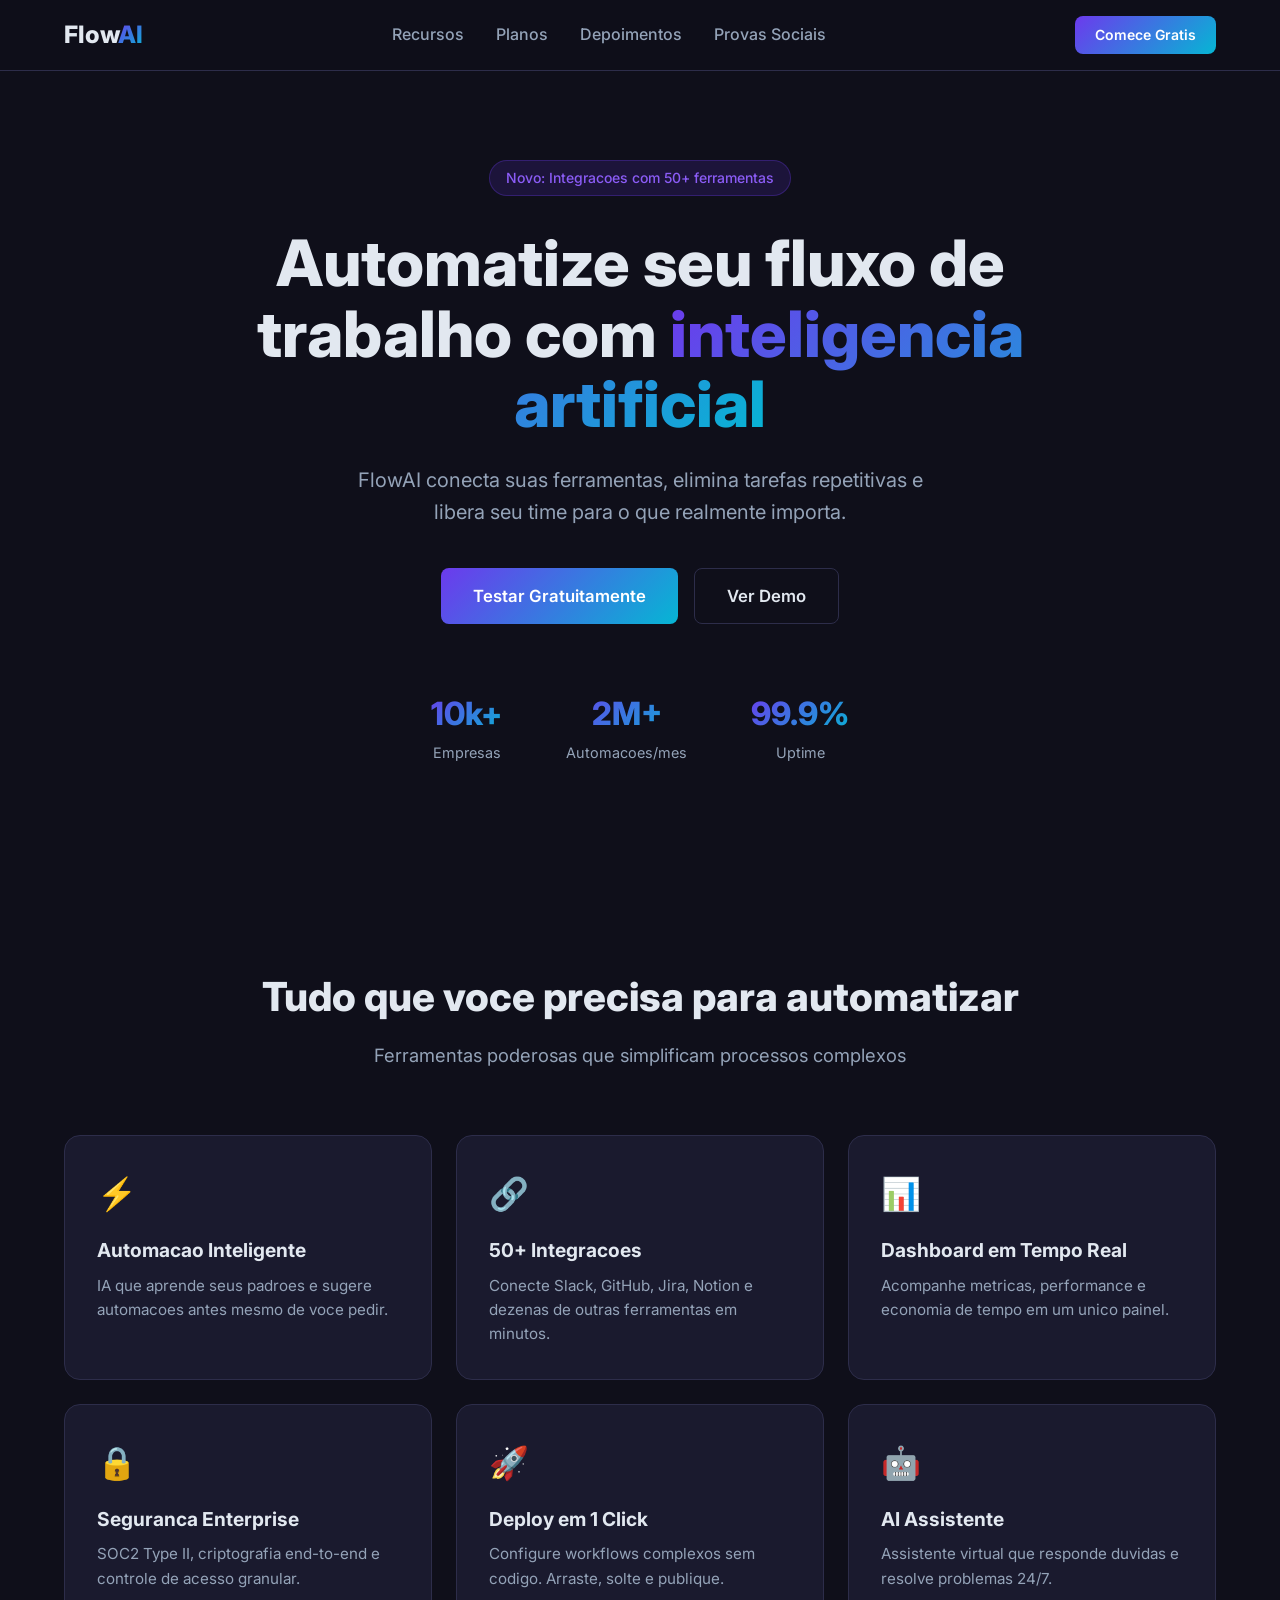
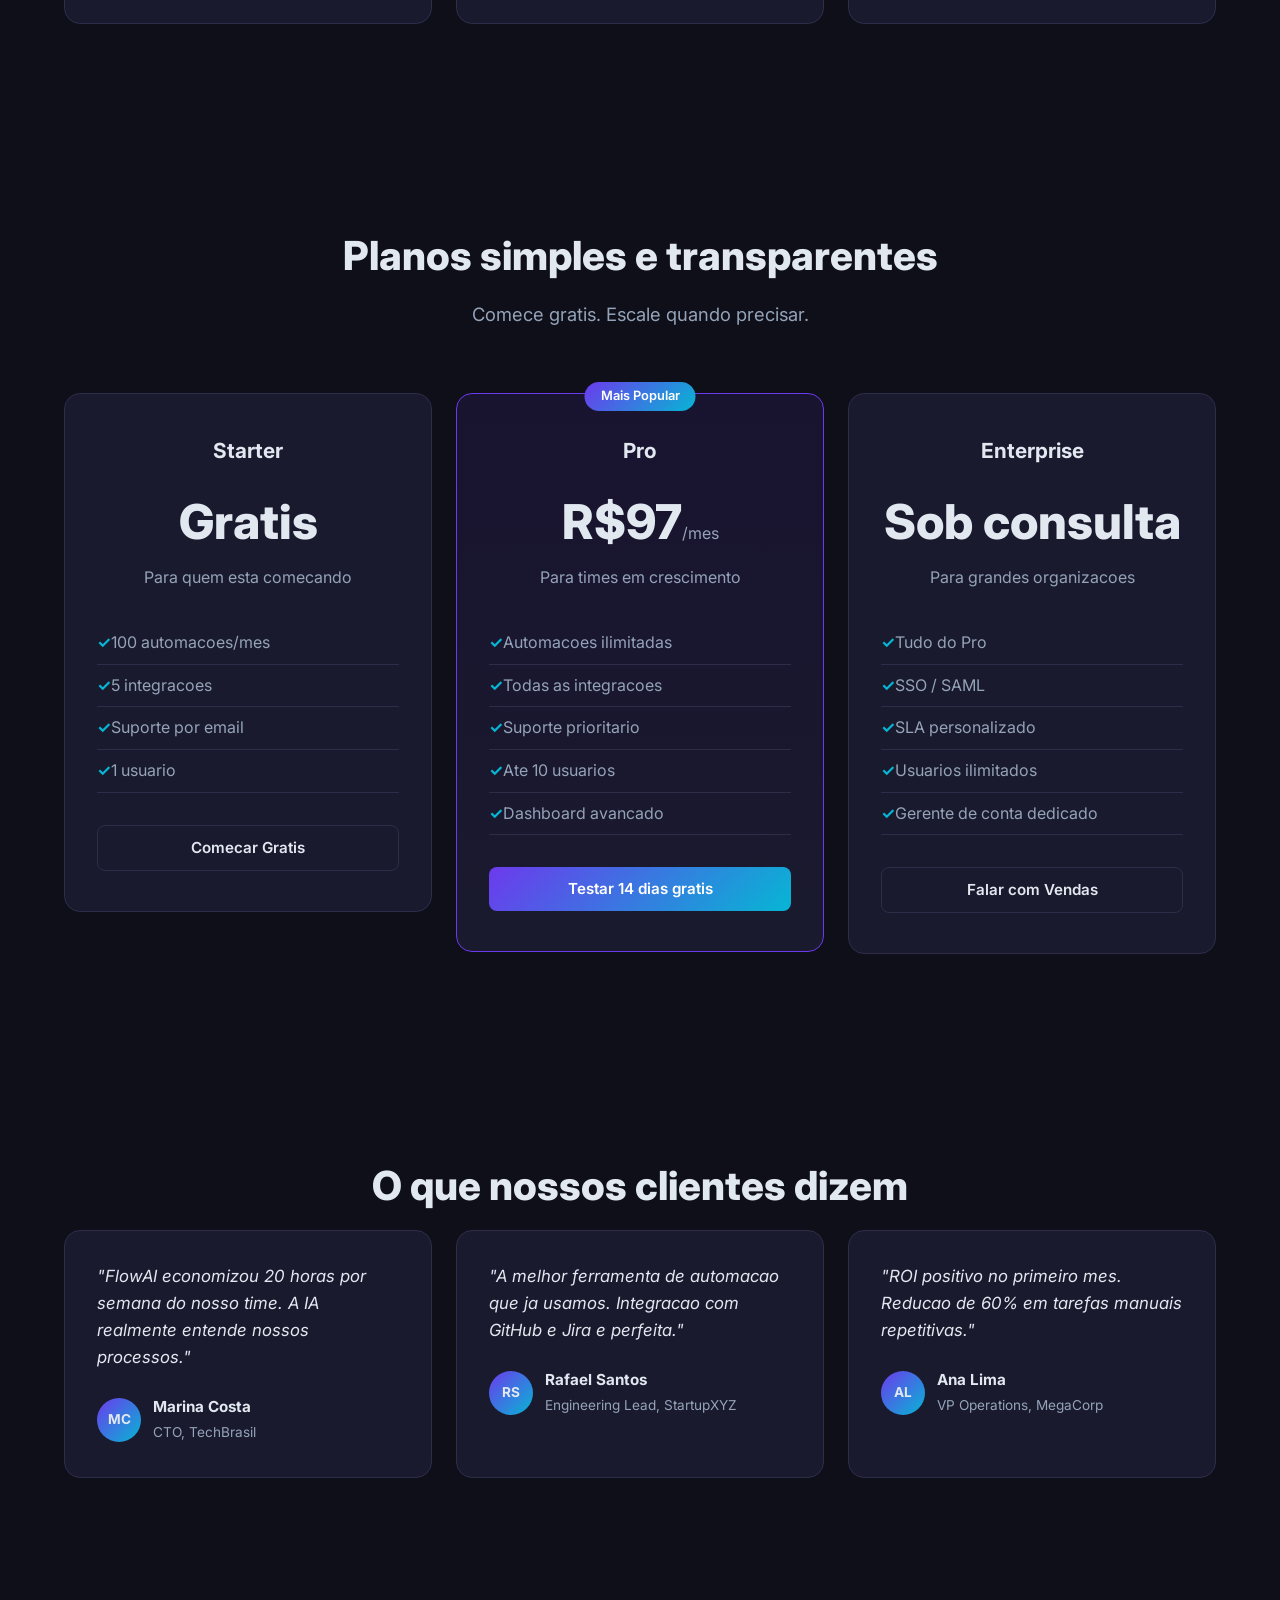
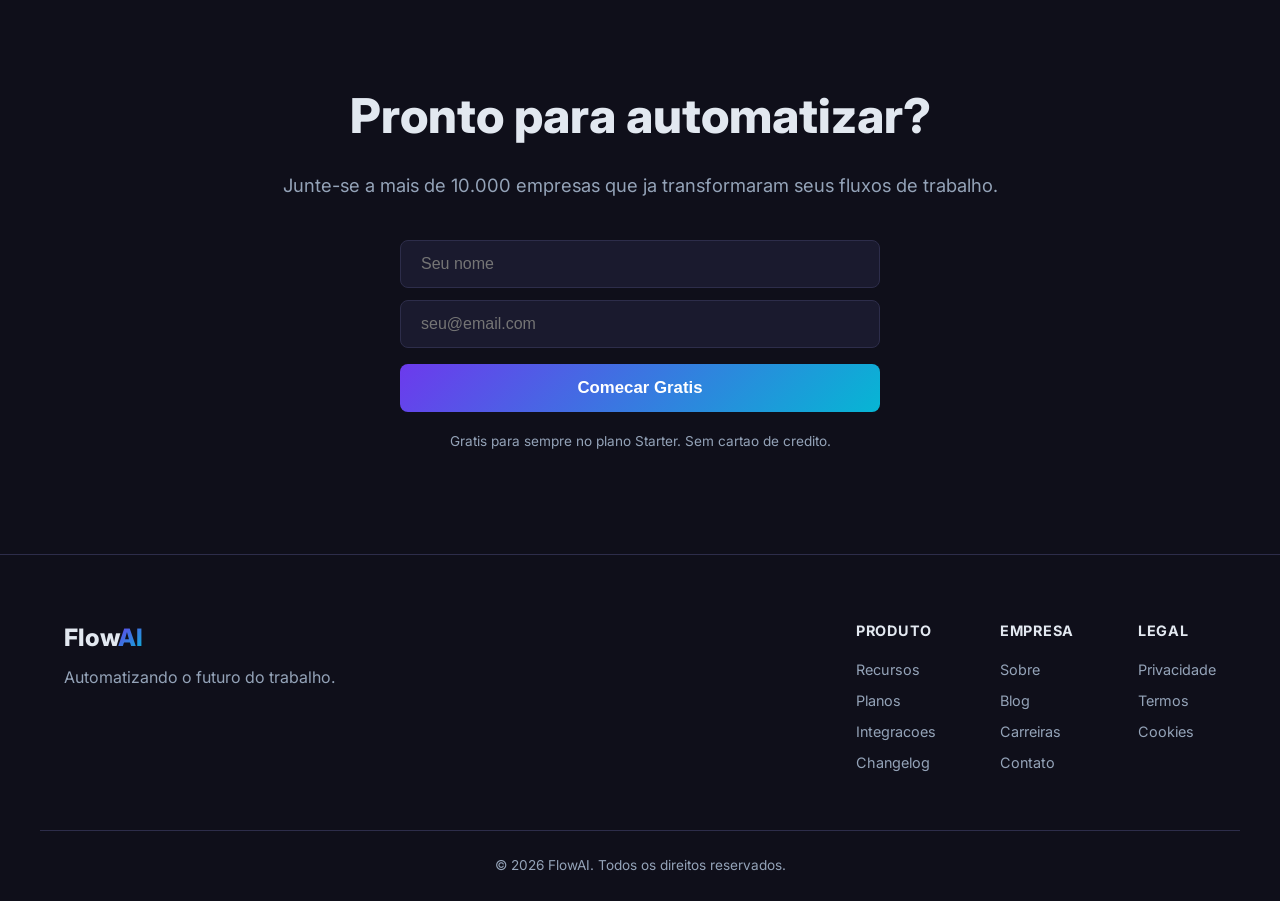
<file: index.html>
<!DOCTYPE html>
<html lang="pt-BR">
<head>
    <meta charset="UTF-8">
    <meta name="viewport" content="width=device-width, initial-scale=1.0">
    <title>FlowAI - Automatize seu Fluxo de Trabalho</title>
    <link rel="stylesheet" href="style.css">
    <link rel="preconnect" href="https://fonts.googleapis.com">
    <link href="https://fonts.googleapis.com/css2?family=Inter:wght@400;500;600;700;800&display=swap" rel="stylesheet">
</head>
<body>
    <nav class="navbar">
        <div class="container nav-container">
            <a href="#" class="logo">Flow<span>AI</span></a>
            <ul class="nav-links">
                <li><a href="#features">Recursos</a></li>
                <li><a href="#pricing">Planos</a></li>
                <li><a href="#testimonials">Depoimentos</a></li>
                <li><a href="provas-sociais.html">Provas Sociais</a></li>
            </ul>
            <a href="#cta" class="btn btn-nav">Comece Gratis</a>
        </div>
    </nav>

    <section class="hero">
        <div class="container">
            <div class="hero-badge">Novo: Integracoes com 50+ ferramentas</div>
            <h1>Automatize seu fluxo de trabalho com <span class="gradient-text">inteligencia artificial</span></h1>
            <p class="hero-subtitle">FlowAI conecta suas ferramentas, elimina tarefas repetitivas e libera seu time para o que realmente importa.</p>
            <div class="hero-cta">
                <a href="#cta" class="btn btn-primary btn-lg">Testar Gratuitamente</a>
                <a href="#demo" class="btn btn-outline btn-lg">Ver Demo</a>
            </div>
            <div class="hero-stats">
                <div class="stat">
                    <strong>10k+</strong>
                    <span>Empresas</span>
                </div>
                <div class="stat">
                    <strong>2M+</strong>
                    <span>Automacoes/mes</span>
                </div>
                <div class="stat">
                    <strong>99.9%</strong>
                    <span>Uptime</span>
                </div>
            </div>
        </div>
    </section>

    <section id="features" class="features">
        <div class="container">
            <h2 class="section-title">Tudo que voce precisa para automatizar</h2>
            <p class="section-subtitle">Ferramentas poderosas que simplificam processos complexos</p>
            <div class="features-grid">
                <div class="feature-card">
                    <div class="feature-icon">&#9889;</div>
                    <h3>Automacao Inteligente</h3>
                    <p>IA que aprende seus padroes e sugere automacoes antes mesmo de voce pedir.</p>
                </div>
                <div class="feature-card">
                    <div class="feature-icon">&#128279;</div>
                    <h3>50+ Integracoes</h3>
                    <p>Conecte Slack, GitHub, Jira, Notion e dezenas de outras ferramentas em minutos.</p>
                </div>
                <div class="feature-card">
                    <div class="feature-icon">&#128202;</div>
                    <h3>Dashboard em Tempo Real</h3>
                    <p>Acompanhe metricas, performance e economia de tempo em um unico painel.</p>
                </div>
                <div class="feature-card">
                    <div class="feature-icon">&#128274;</div>
                    <h3>Seguranca Enterprise</h3>
                    <p>SOC2 Type II, criptografia end-to-end e controle de acesso granular.</p>
                </div>
                <div class="feature-card">
                    <div class="feature-icon">&#128640;</div>
                    <h3>Deploy em 1 Click</h3>
                    <p>Configure workflows complexos sem codigo. Arraste, solte e publique.</p>
                </div>
                <div class="feature-card">
                    <div class="feature-icon">&#129302;</div>
                    <h3>AI Assistente</h3>
                    <p>Assistente virtual que responde duvidas e resolve problemas 24/7.</p>
                </div>
            </div>
        </div>
    </section>

    <section id="pricing" class="pricing">
        <div class="container">
            <h2 class="section-title">Planos simples e transparentes</h2>
            <p class="section-subtitle">Comece gratis. Escale quando precisar.</p>
            <div class="pricing-grid">
                <div class="pricing-card">
                    <h3>Starter</h3>
                    <div class="price">Gratis</div>
                    <p class="price-desc">Para quem esta comecando</p>
                    <ul class="pricing-features">
                        <li>100 automacoes/mes</li>
                        <li>5 integracoes</li>
                        <li>Suporte por email</li>
                        <li>1 usuario</li>
                    </ul>
                    <a href="#" class="btn btn-outline btn-block">Comecar Gratis</a>
                </div>
                <div class="pricing-card popular">
                    <div class="popular-badge">Mais Popular</div>
                    <h3>Pro</h3>
                    <div class="price">R$97<span>/mes</span></div>
                    <p class="price-desc">Para times em crescimento</p>
                    <ul class="pricing-features">
                        <li>Automacoes ilimitadas</li>
                        <li>Todas as integracoes</li>
                        <li>Suporte prioritario</li>
                        <li>Ate 10 usuarios</li>
                        <li>Dashboard avancado</li>
                    </ul>
                    <a href="#" class="btn btn-primary btn-block">Testar 14 dias gratis</a>
                </div>
                <div class="pricing-card">
                    <h3>Enterprise</h3>
                    <div class="price">Sob consulta</div>
                    <p class="price-desc">Para grandes organizacoes</p>
                    <ul class="pricing-features">
                        <li>Tudo do Pro</li>
                        <li>SSO / SAML</li>
                        <li>SLA personalizado</li>
                        <li>Usuarios ilimitados</li>
                        <li>Gerente de conta dedicado</li>
                    </ul>
                    <a href="#" class="btn btn-outline btn-block">Falar com Vendas</a>
                </div>
            </div>
        </div>
    </section>

    <section id="testimonials" class="testimonials">
        <div class="container">
            <h2 class="section-title">O que nossos clientes dizem</h2>
            <div class="testimonials-grid">
                <div class="testimonial-card">
                    <p>"FlowAI economizou 20 horas por semana do nosso time. A IA realmente entende nossos processos."</p>
                    <div class="testimonial-author">
                        <div class="author-avatar">MC</div>
                        <div>
                            <strong>Marina Costa</strong>
                            <span>CTO, TechBrasil</span>
                        </div>
                    </div>
                </div>
                <div class="testimonial-card">
                    <p>"A melhor ferramenta de automacao que ja usamos. Integracao com GitHub e Jira e perfeita."</p>
                    <div class="testimonial-author">
                        <div class="author-avatar">RS</div>
                        <div>
                            <strong>Rafael Santos</strong>
                            <span>Engineering Lead, StartupXYZ</span>
                        </div>
                    </div>
                </div>
                <div class="testimonial-card">
                    <p>"ROI positivo no primeiro mes. Reducao de 60% em tarefas manuais repetitivas."</p>
                    <div class="testimonial-author">
                        <div class="author-avatar">AL</div>
                        <div>
                            <strong>Ana Lima</strong>
                            <span>VP Operations, MegaCorp</span>
                        </div>
                    </div>
                </div>
            </div>
        </div>
    </section>

    <section id="cta" class="cta">
        <div class="container">
            <h2>Pronto para automatizar?</h2>
            <p>Junte-se a mais de 10.000 empresas que ja transformaram seus fluxos de trabalho.</p>
            <form class="cta-form" id="leadForm">
                <div class="form-fields">
                    <input type="text" name="nome" placeholder="Seu nome" required>
                    <input type="email" name="email" placeholder="seu@email.com" required>
                </div>
                <button type="submit" class="btn btn-primary btn-lg btn-block">Comecar Gratis</button>
            </form>
            <div id="formSuccess" class="form-success" style="display:none;">
                <p>Cadastro realizado com sucesso! Em breve entraremos em contato.</p>
            </div>
            <small>Gratis para sempre no plano Starter. Sem cartao de credito.</small>
        </div>
    </section>

    <footer class="footer">
        <div class="container footer-container">
            <div class="footer-brand">
                <a href="#" class="logo">Flow<span>AI</span></a>
                <p>Automatizando o futuro do trabalho.</p>
            </div>
            <div class="footer-links">
                <div>
                    <h4>Produto</h4>
                    <a href="#">Recursos</a>
                    <a href="#">Planos</a>
                    <a href="#">Integracoes</a>
                    <a href="#">Changelog</a>
                </div>
                <div>
                    <h4>Empresa</h4>
                    <a href="#">Sobre</a>
                    <a href="#">Blog</a>
                    <a href="#">Carreiras</a>
                    <a href="#">Contato</a>
                </div>
                <div>
                    <h4>Legal</h4>
                    <a href="#">Privacidade</a>
                    <a href="#">Termos</a>
                    <a href="#">Cookies</a>
                </div>
            </div>
        </div>
        <div class="container footer-bottom">
            <p>&copy; 2026 FlowAI. Todos os direitos reservados.</p>
        </div>
    </footer>
    <script>
        document.getElementById('leadForm').addEventListener('submit', function(e) {
            e.preventDefault();
            var nome = this.nome.value.trim();
            var email = this.email.value.trim();
            if (nome && email) {
                console.log('Lead capturado:', { nome: nome, email: email });
                this.style.display = 'none';
                document.getElementById('formSuccess').style.display = 'block';
            }
        });
    </script>
</body>
</html>
</file>
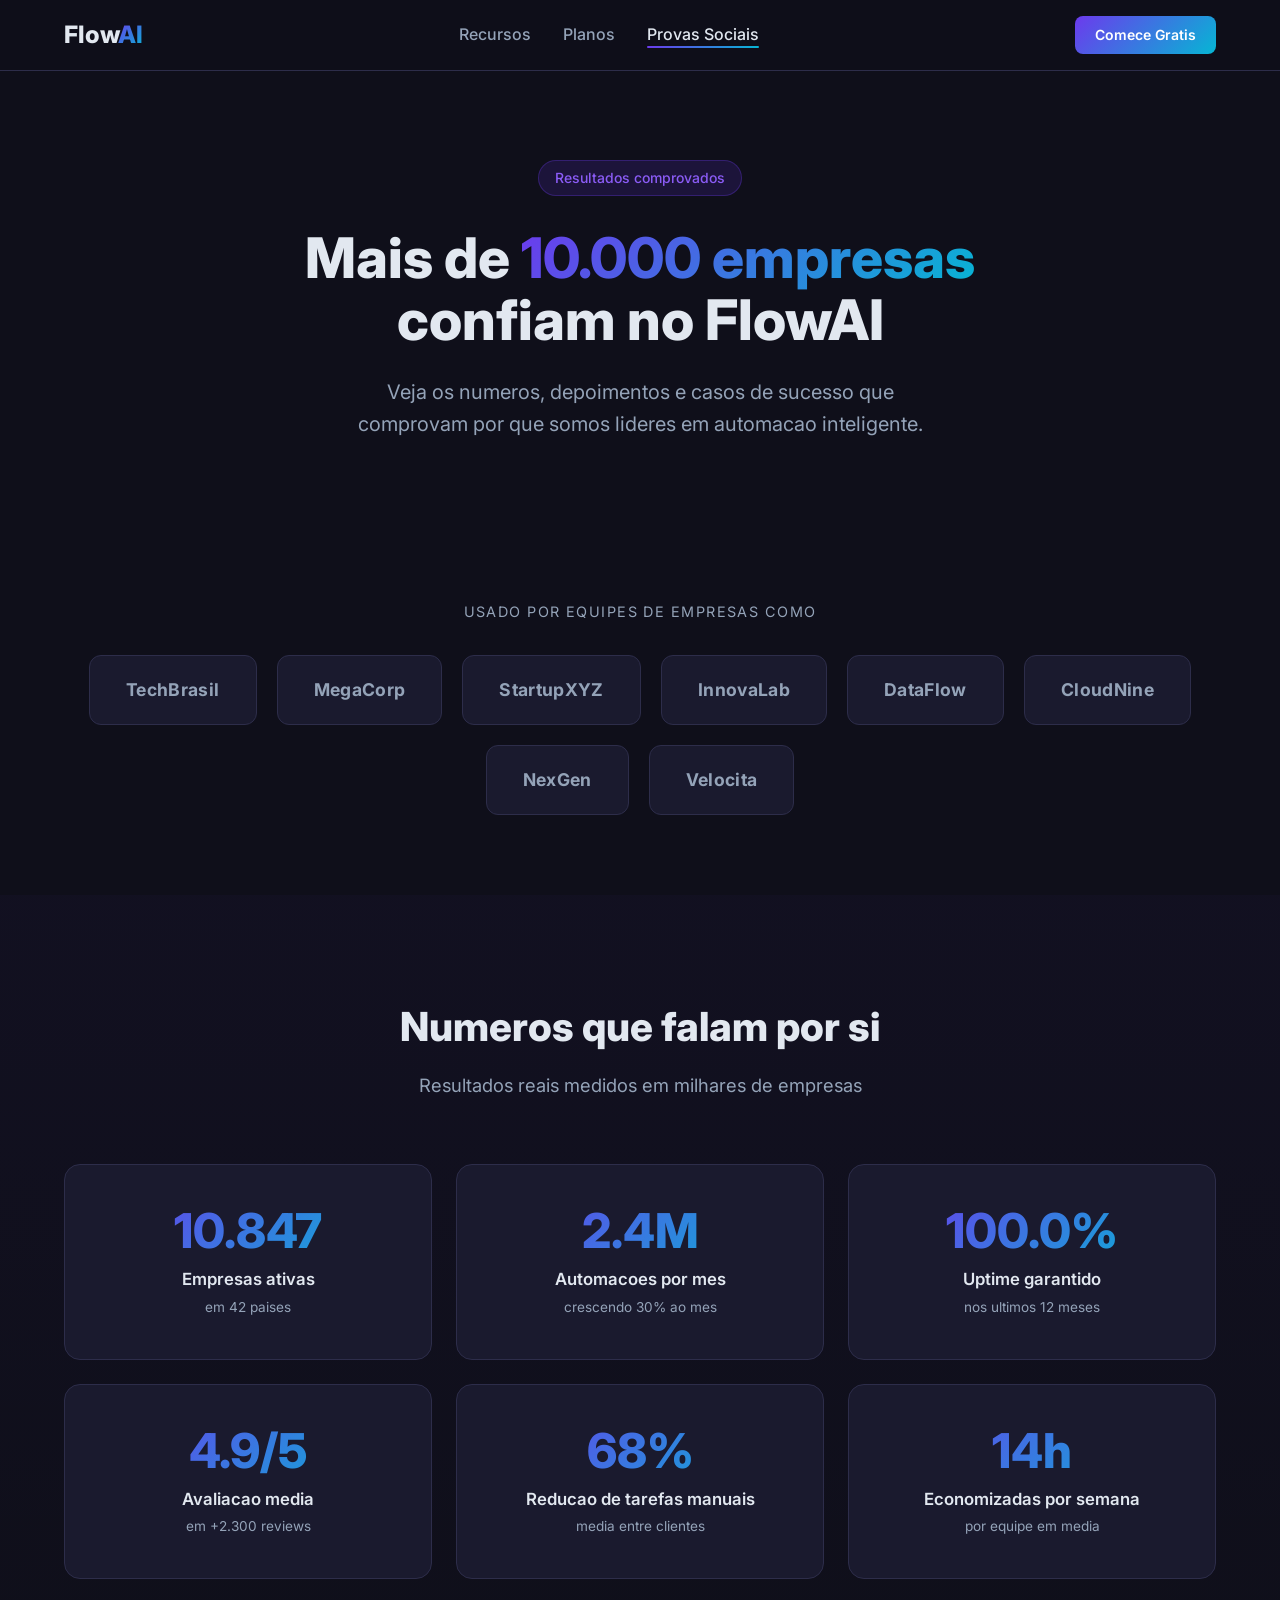
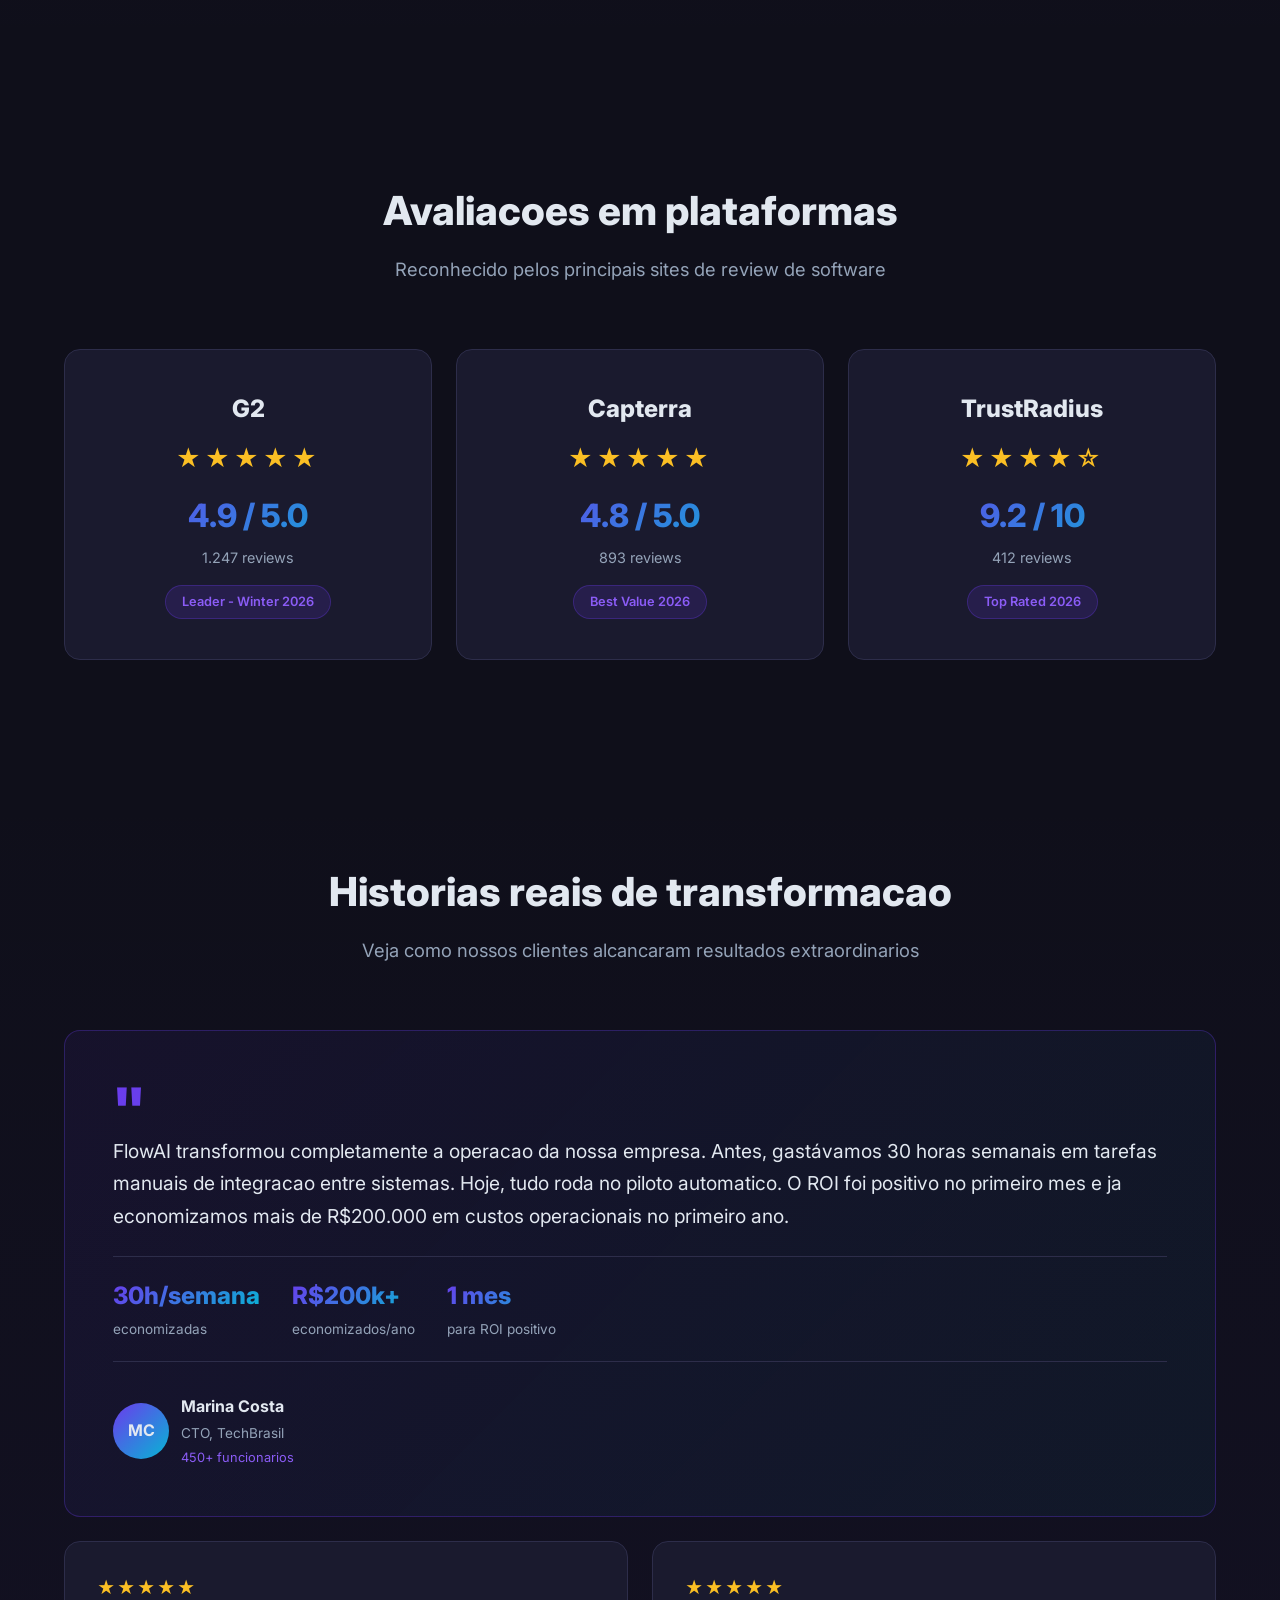
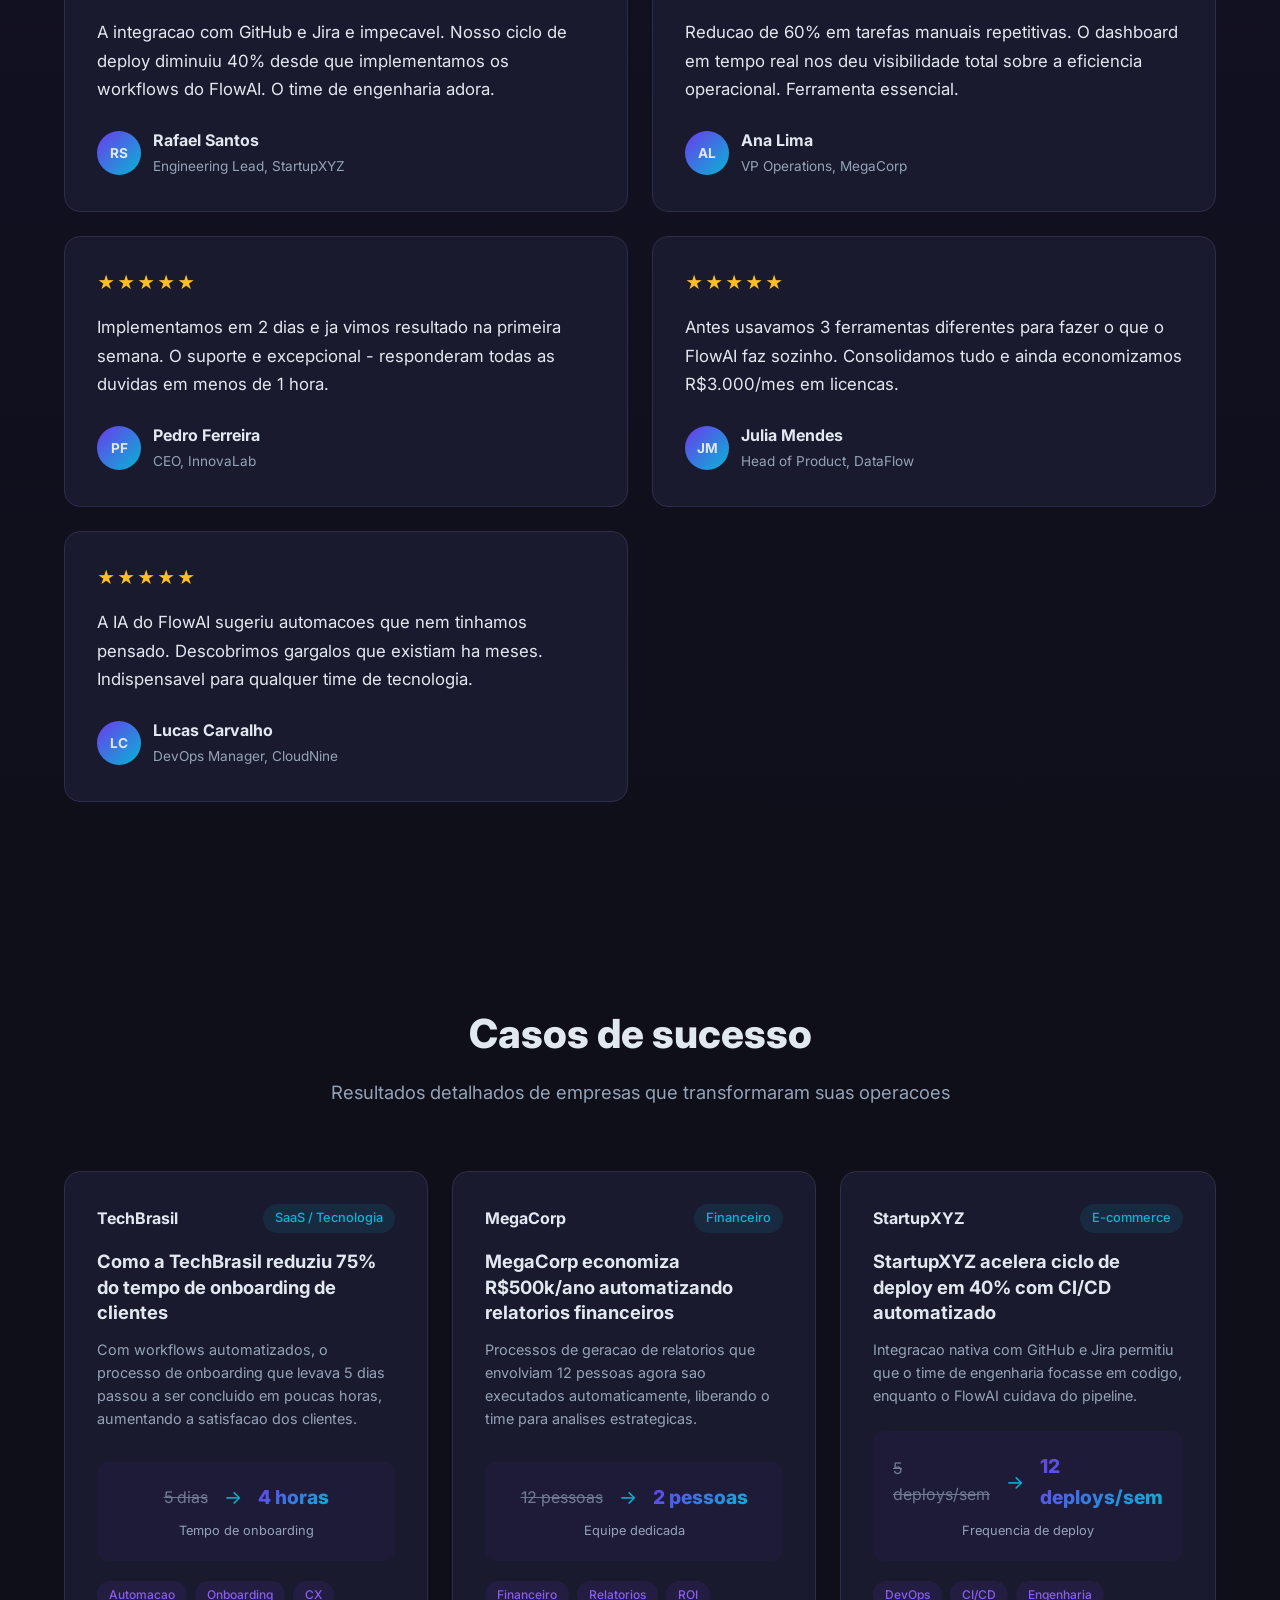
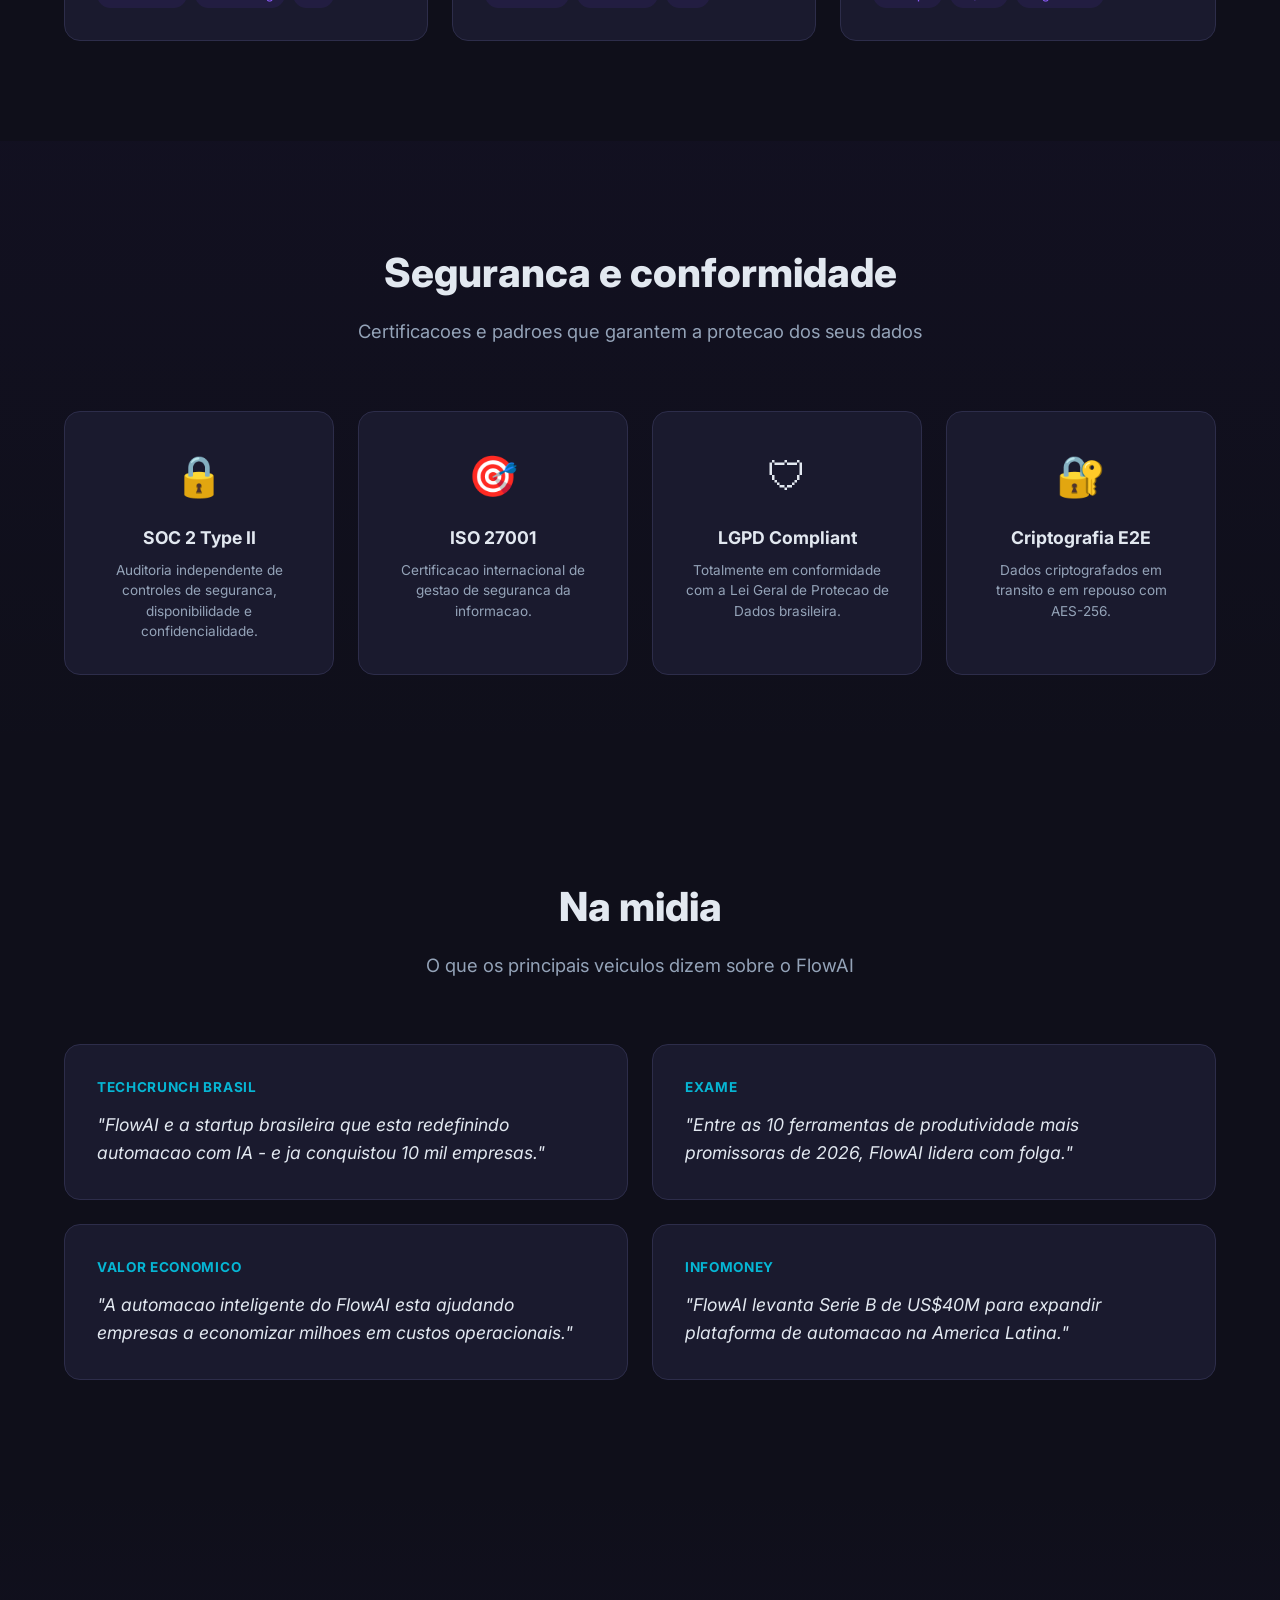
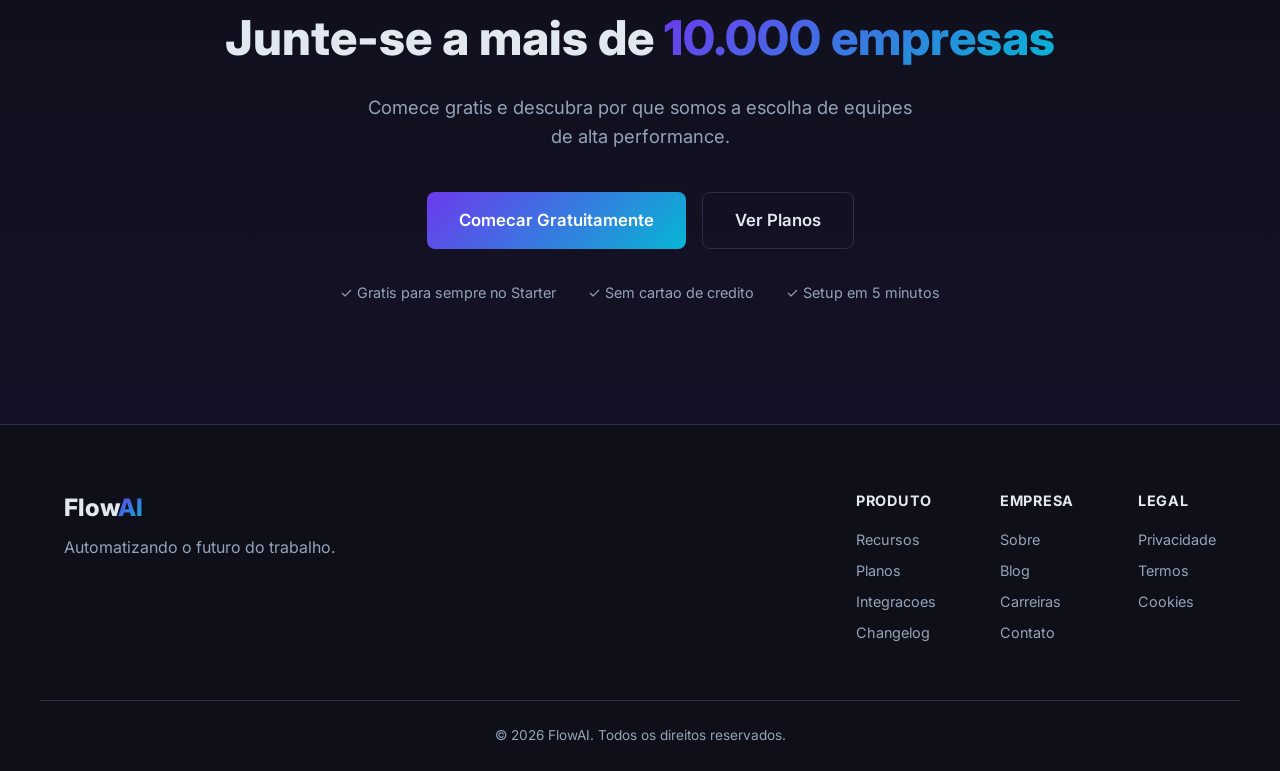
<file: provas-sociais.html>
<!DOCTYPE html>
<html lang="pt-BR">
<head>
    <meta charset="UTF-8">
    <meta name="viewport" content="width=device-width, initial-scale=1.0">
    <title>FlowAI - Provas Sociais | Resultados Reais de Clientes Reais</title>
    <link rel="stylesheet" href="style.css">
    <link rel="stylesheet" href="provas-sociais.css">
    <link rel="preconnect" href="https://fonts.googleapis.com">
    <link href="https://fonts.googleapis.com/css2?family=Inter:wght@400;500;600;700;800&display=swap" rel="stylesheet">
</head>
<body>
    <nav class="navbar">
        <div class="container nav-container">
            <a href="index.html" class="logo">Flow<span>AI</span></a>
            <ul class="nav-links">
                <li><a href="index.html#features">Recursos</a></li>
                <li><a href="index.html#pricing">Planos</a></li>
                <li><a href="#" class="active">Provas Sociais</a></li>
            </ul>
            <a href="index.html#cta" class="btn btn-nav">Comece Gratis</a>
        </div>
    </nav>

    <!-- Hero Section -->
    <section class="sp-hero">
        <div class="container">
            <div class="hero-badge">Resultados comprovados</div>
            <h1>Mais de <span class="gradient-text">10.000 empresas</span> confiam no FlowAI</h1>
            <p class="hero-subtitle">Veja os numeros, depoimentos e casos de sucesso que comprovam por que somos lideres em automacao inteligente.</p>
        </div>
    </section>

    <!-- Logos de Empresas -->
    <section class="sp-logos">
        <div class="container">
            <p class="sp-logos-label">Usado por equipes de empresas como</p>
            <div class="sp-logos-grid">
                <div class="sp-logo-item">TechBrasil</div>
                <div class="sp-logo-item">MegaCorp</div>
                <div class="sp-logo-item">StartupXYZ</div>
                <div class="sp-logo-item">InnovaLab</div>
                <div class="sp-logo-item">DataFlow</div>
                <div class="sp-logo-item">CloudNine</div>
                <div class="sp-logo-item">NexGen</div>
                <div class="sp-logo-item">Velocita</div>
            </div>
        </div>
    </section>

    <!-- Numeros / Metricas -->
    <section class="sp-metrics">
        <div class="container">
            <h2 class="section-title">Numeros que falam por si</h2>
            <p class="section-subtitle">Resultados reais medidos em milhares de empresas</p>
            <div class="sp-metrics-grid">
                <div class="sp-metric-card">
                    <div class="sp-metric-number">10.847</div>
                    <div class="sp-metric-label">Empresas ativas</div>
                    <div class="sp-metric-detail">em 42 paises</div>
                </div>
                <div class="sp-metric-card">
                    <div class="sp-metric-number">2.4M</div>
                    <div class="sp-metric-label">Automacoes por mes</div>
                    <div class="sp-metric-detail">crescendo 30% ao mes</div>
                </div>
                <div class="sp-metric-card">
                    <div class="sp-metric-number">99.97%</div>
                    <div class="sp-metric-label">Uptime garantido</div>
                    <div class="sp-metric-detail">nos ultimos 12 meses</div>
                </div>
                <div class="sp-metric-card">
                    <div class="sp-metric-number">4.9/5</div>
                    <div class="sp-metric-label">Avaliacao media</div>
                    <div class="sp-metric-detail">em +2.300 reviews</div>
                </div>
                <div class="sp-metric-card">
                    <div class="sp-metric-number">68%</div>
                    <div class="sp-metric-label">Reducao de tarefas manuais</div>
                    <div class="sp-metric-detail">media entre clientes</div>
                </div>
                <div class="sp-metric-card">
                    <div class="sp-metric-number">14h</div>
                    <div class="sp-metric-label">Economizadas por semana</div>
                    <div class="sp-metric-detail">por equipe em media</div>
                </div>
            </div>
        </div>
    </section>

    <!-- Avaliacoes / Reviews -->
    <section class="sp-reviews">
        <div class="container">
            <h2 class="section-title">Avaliacoes em plataformas</h2>
            <p class="section-subtitle">Reconhecido pelos principais sites de review de software</p>
            <div class="sp-reviews-grid">
                <div class="sp-review-platform">
                    <div class="sp-platform-name">G2</div>
                    <div class="sp-platform-stars">&#9733;&#9733;&#9733;&#9733;&#9733;</div>
                    <div class="sp-platform-score">4.9 / 5.0</div>
                    <div class="sp-platform-count">1.247 reviews</div>
                    <div class="sp-platform-badge">Leader - Winter 2026</div>
                </div>
                <div class="sp-review-platform">
                    <div class="sp-platform-name">Capterra</div>
                    <div class="sp-platform-stars">&#9733;&#9733;&#9733;&#9733;&#9733;</div>
                    <div class="sp-platform-score">4.8 / 5.0</div>
                    <div class="sp-platform-count">893 reviews</div>
                    <div class="sp-platform-badge">Best Value 2026</div>
                </div>
                <div class="sp-review-platform">
                    <div class="sp-platform-name">TrustRadius</div>
                    <div class="sp-platform-stars">&#9733;&#9733;&#9733;&#9733;&#9734;</div>
                    <div class="sp-platform-score">9.2 / 10</div>
                    <div class="sp-platform-count">412 reviews</div>
                    <div class="sp-platform-badge">Top Rated 2026</div>
                </div>
            </div>
        </div>
    </section>

    <!-- Depoimentos Detalhados -->
    <section class="sp-testimonials">
        <div class="container">
            <h2 class="section-title">Historias reais de transformacao</h2>
            <p class="section-subtitle">Veja como nossos clientes alcancaram resultados extraordinarios</p>
            <div class="sp-testimonials-grid">

                <div class="sp-testimonial-card sp-testimonial-featured">
                    <div class="sp-testimonial-quote">"</div>
                    <p class="sp-testimonial-text">FlowAI transformou completamente a operacao da nossa empresa. Antes, gastávamos 30 horas semanais em tarefas manuais de integracao entre sistemas. Hoje, tudo roda no piloto automatico. O ROI foi positivo no primeiro mes e ja economizamos mais de R$200.000 em custos operacionais no primeiro ano.</p>
                    <div class="sp-testimonial-result">
                        <div class="sp-result-item">
                            <strong>30h/semana</strong>
                            <span>economizadas</span>
                        </div>
                        <div class="sp-result-item">
                            <strong>R$200k+</strong>
                            <span>economizados/ano</span>
                        </div>
                        <div class="sp-result-item">
                            <strong>1 mes</strong>
                            <span>para ROI positivo</span>
                        </div>
                    </div>
                    <div class="sp-testimonial-author">
                        <div class="author-avatar sp-avatar-lg">MC</div>
                        <div>
                            <strong>Marina Costa</strong>
                            <span>CTO, TechBrasil</span>
                            <div class="sp-company-size">450+ funcionarios</div>
                        </div>
                    </div>
                </div>

                <div class="sp-testimonial-card">
                    <div class="sp-testimonial-stars">&#9733;&#9733;&#9733;&#9733;&#9733;</div>
                    <p class="sp-testimonial-text">A integracao com GitHub e Jira e impecavel. Nosso ciclo de deploy diminuiu 40% desde que implementamos os workflows do FlowAI. O time de engenharia adora.</p>
                    <div class="sp-testimonial-author">
                        <div class="author-avatar">RS</div>
                        <div>
                            <strong>Rafael Santos</strong>
                            <span>Engineering Lead, StartupXYZ</span>
                        </div>
                    </div>
                </div>

                <div class="sp-testimonial-card">
                    <div class="sp-testimonial-stars">&#9733;&#9733;&#9733;&#9733;&#9733;</div>
                    <p class="sp-testimonial-text">Reducao de 60% em tarefas manuais repetitivas. O dashboard em tempo real nos deu visibilidade total sobre a eficiencia operacional. Ferramenta essencial.</p>
                    <div class="sp-testimonial-author">
                        <div class="author-avatar">AL</div>
                        <div>
                            <strong>Ana Lima</strong>
                            <span>VP Operations, MegaCorp</span>
                        </div>
                    </div>
                </div>

                <div class="sp-testimonial-card">
                    <div class="sp-testimonial-stars">&#9733;&#9733;&#9733;&#9733;&#9733;</div>
                    <p class="sp-testimonial-text">Implementamos em 2 dias e ja vimos resultado na primeira semana. O suporte e excepcional - responderam todas as duvidas em menos de 1 hora.</p>
                    <div class="sp-testimonial-author">
                        <div class="author-avatar">PF</div>
                        <div>
                            <strong>Pedro Ferreira</strong>
                            <span>CEO, InnovaLab</span>
                        </div>
                    </div>
                </div>

                <div class="sp-testimonial-card">
                    <div class="sp-testimonial-stars">&#9733;&#9733;&#9733;&#9733;&#9733;</div>
                    <p class="sp-testimonial-text">Antes usavamos 3 ferramentas diferentes para fazer o que o FlowAI faz sozinho. Consolidamos tudo e ainda economizamos R$3.000/mes em licencas.</p>
                    <div class="sp-testimonial-author">
                        <div class="author-avatar">JM</div>
                        <div>
                            <strong>Julia Mendes</strong>
                            <span>Head of Product, DataFlow</span>
                        </div>
                    </div>
                </div>

                <div class="sp-testimonial-card">
                    <div class="sp-testimonial-stars">&#9733;&#9733;&#9733;&#9733;&#9733;</div>
                    <p class="sp-testimonial-text">A IA do FlowAI sugeriu automacoes que nem tinhamos pensado. Descobrimos gargalos que existiam ha meses. Indispensavel para qualquer time de tecnologia.</p>
                    <div class="sp-testimonial-author">
                        <div class="author-avatar">LC</div>
                        <div>
                            <strong>Lucas Carvalho</strong>
                            <span>DevOps Manager, CloudNine</span>
                        </div>
                    </div>
                </div>

            </div>
        </div>
    </section>

    <!-- Casos de Sucesso -->
    <section class="sp-cases">
        <div class="container">
            <h2 class="section-title">Casos de sucesso</h2>
            <p class="section-subtitle">Resultados detalhados de empresas que transformaram suas operacoes</p>
            <div class="sp-cases-grid">

                <div class="sp-case-card">
                    <div class="sp-case-header">
                        <div class="sp-case-company">TechBrasil</div>
                        <div class="sp-case-industry">SaaS / Tecnologia</div>
                    </div>
                    <h3 class="sp-case-title">Como a TechBrasil reduziu 75% do tempo de onboarding de clientes</h3>
                    <p class="sp-case-desc">Com workflows automatizados, o processo de onboarding que levava 5 dias passou a ser concluido em poucas horas, aumentando a satisfacao dos clientes.</p>
                    <div class="sp-case-metrics">
                        <div class="sp-case-metric">
                            <div class="sp-case-metric-before">5 dias</div>
                            <div class="sp-case-metric-arrow">&#8594;</div>
                            <div class="sp-case-metric-after">4 horas</div>
                        </div>
                        <span class="sp-case-metric-label">Tempo de onboarding</span>
                    </div>
                    <div class="sp-case-tags">
                        <span>Automacao</span>
                        <span>Onboarding</span>
                        <span>CX</span>
                    </div>
                </div>

                <div class="sp-case-card">
                    <div class="sp-case-header">
                        <div class="sp-case-company">MegaCorp</div>
                        <div class="sp-case-industry">Financeiro</div>
                    </div>
                    <h3 class="sp-case-title">MegaCorp economiza R$500k/ano automatizando relatorios financeiros</h3>
                    <p class="sp-case-desc">Processos de geracao de relatorios que envolviam 12 pessoas agora sao executados automaticamente, liberando o time para analises estrategicas.</p>
                    <div class="sp-case-metrics">
                        <div class="sp-case-metric">
                            <div class="sp-case-metric-before">12 pessoas</div>
                            <div class="sp-case-metric-arrow">&#8594;</div>
                            <div class="sp-case-metric-after">2 pessoas</div>
                        </div>
                        <span class="sp-case-metric-label">Equipe dedicada</span>
                    </div>
                    <div class="sp-case-tags">
                        <span>Financeiro</span>
                        <span>Relatorios</span>
                        <span>ROI</span>
                    </div>
                </div>

                <div class="sp-case-card">
                    <div class="sp-case-header">
                        <div class="sp-case-company">StartupXYZ</div>
                        <div class="sp-case-industry">E-commerce</div>
                    </div>
                    <h3 class="sp-case-title">StartupXYZ acelera ciclo de deploy em 40% com CI/CD automatizado</h3>
                    <p class="sp-case-desc">Integracao nativa com GitHub e Jira permitiu que o time de engenharia focasse em codigo, enquanto o FlowAI cuidava do pipeline.</p>
                    <div class="sp-case-metrics">
                        <div class="sp-case-metric">
                            <div class="sp-case-metric-before">5 deploys/sem</div>
                            <div class="sp-case-metric-arrow">&#8594;</div>
                            <div class="sp-case-metric-after">12 deploys/sem</div>
                        </div>
                        <span class="sp-case-metric-label">Frequencia de deploy</span>
                    </div>
                    <div class="sp-case-tags">
                        <span>DevOps</span>
                        <span>CI/CD</span>
                        <span>Engenharia</span>
                    </div>
                </div>

            </div>
        </div>
    </section>

    <!-- Certificacoes e Seguranca -->
    <section class="sp-trust">
        <div class="container">
            <h2 class="section-title">Seguranca e conformidade</h2>
            <p class="section-subtitle">Certificacoes e padroes que garantem a protecao dos seus dados</p>
            <div class="sp-trust-grid">
                <div class="sp-trust-card">
                    <div class="sp-trust-icon">&#128274;</div>
                    <h3>SOC 2 Type II</h3>
                    <p>Auditoria independente de controles de seguranca, disponibilidade e confidencialidade.</p>
                </div>
                <div class="sp-trust-card">
                    <div class="sp-trust-icon">&#127919;</div>
                    <h3>ISO 27001</h3>
                    <p>Certificacao internacional de gestao de seguranca da informacao.</p>
                </div>
                <div class="sp-trust-card">
                    <div class="sp-trust-icon">&#128737;</div>
                    <h3>LGPD Compliant</h3>
                    <p>Totalmente em conformidade com a Lei Geral de Protecao de Dados brasileira.</p>
                </div>
                <div class="sp-trust-card">
                    <div class="sp-trust-icon">&#128272;</div>
                    <h3>Criptografia E2E</h3>
                    <p>Dados criptografados em transito e em repouso com AES-256.</p>
                </div>
            </div>
        </div>
    </section>

    <!-- Mencoes na Midia -->
    <section class="sp-media">
        <div class="container">
            <h2 class="section-title">Na midia</h2>
            <p class="section-subtitle">O que os principais veiculos dizem sobre o FlowAI</p>
            <div class="sp-media-grid">
                <div class="sp-media-card">
                    <div class="sp-media-source">TechCrunch Brasil</div>
                    <p>"FlowAI e a startup brasileira que esta redefinindo automacao com IA - e ja conquistou 10 mil empresas."</p>
                </div>
                <div class="sp-media-card">
                    <div class="sp-media-source">Exame</div>
                    <p>"Entre as 10 ferramentas de produtividade mais promissoras de 2026, FlowAI lidera com folga."</p>
                </div>
                <div class="sp-media-card">
                    <div class="sp-media-source">Valor Economico</div>
                    <p>"A automacao inteligente do FlowAI esta ajudando empresas a economizar milhoes em custos operacionais."</p>
                </div>
                <div class="sp-media-card">
                    <div class="sp-media-source">InfoMoney</div>
                    <p>"FlowAI levanta Serie B de US$40M para expandir plataforma de automacao na America Latina."</p>
                </div>
            </div>
        </div>
    </section>

    <!-- CTA Final -->
    <section class="sp-final-cta">
        <div class="container">
            <h2>Junte-se a mais de <span class="gradient-text">10.000 empresas</span></h2>
            <p>Comece gratis e descubra por que somos a escolha de equipes de alta performance.</p>
            <div class="sp-cta-buttons">
                <a href="index.html#cta" class="btn btn-primary btn-lg">Comecar Gratuitamente</a>
                <a href="index.html#pricing" class="btn btn-outline btn-lg">Ver Planos</a>
            </div>
            <div class="sp-cta-trust-row">
                <span>&#10003; Gratis para sempre no Starter</span>
                <span>&#10003; Sem cartao de credito</span>
                <span>&#10003; Setup em 5 minutos</span>
            </div>
        </div>
    </section>

    <footer class="footer">
        <div class="container footer-container">
            <div class="footer-brand">
                <a href="index.html" class="logo">Flow<span>AI</span></a>
                <p>Automatizando o futuro do trabalho.</p>
            </div>
            <div class="footer-links">
                <div>
                    <h4>Produto</h4>
                    <a href="index.html#features">Recursos</a>
                    <a href="index.html#pricing">Planos</a>
                    <a href="#">Integracoes</a>
                    <a href="#">Changelog</a>
                </div>
                <div>
                    <h4>Empresa</h4>
                    <a href="#">Sobre</a>
                    <a href="#">Blog</a>
                    <a href="#">Carreiras</a>
                    <a href="#">Contato</a>
                </div>
                <div>
                    <h4>Legal</h4>
                    <a href="#">Privacidade</a>
                    <a href="#">Termos</a>
                    <a href="#">Cookies</a>
                </div>
            </div>
        </div>
        <div class="container footer-bottom">
            <p>&copy; 2026 FlowAI. Todos os direitos reservados.</p>
        </div>
    </footer>

    <!-- Animacoes ao scroll -->
    <script>
        var observer = new IntersectionObserver(function(entries) {
            entries.forEach(function(entry) {
                if (entry.isIntersecting) {
                    entry.target.classList.add('sp-visible');
                }
            });
        }, { threshold: 0.1 });

        document.querySelectorAll('.sp-metric-card, .sp-testimonial-card, .sp-case-card, .sp-trust-card, .sp-media-card, .sp-review-platform').forEach(function(el) {
            observer.observe(el);
        });

        // Animacao de contagem nos numeros
        function animateCount(el, target, suffix) {
            var current = 0;
            var increment = target / 60;
            var timer = setInterval(function() {
                current += increment;
                if (current >= target) {
                    current = target;
                    clearInterval(timer);
                }
                if (target >= 1000) {
                    el.textContent = Math.floor(current).toLocaleString('pt-BR') + (suffix || '');
                } else if (target % 1 !== 0) {
                    el.textContent = current.toFixed(1) + (suffix || '');
                } else {
                    el.textContent = Math.floor(current) + (suffix || '');
                }
            }, 16);
        }

        var metricsObserver = new IntersectionObserver(function(entries) {
            entries.forEach(function(entry) {
                if (entry.isIntersecting && !entry.target.dataset.animated) {
                    entry.target.dataset.animated = 'true';
                    var counters = [
                        { value: 10847, suffix: '' },
                        { value: 2.4, suffix: 'M' },
                        { value: 99.97, suffix: '%' },
                        { value: 4.9, suffix: '/5' },
                        { value: 68, suffix: '%' },
                        { value: 14, suffix: 'h' }
                    ];
                    var cards = entry.target.querySelectorAll('.sp-metric-number');
                    cards.forEach(function(card, i) {
                        if (counters[i]) {
                            animateCount(card, counters[i].value, counters[i].suffix);
                        }
                    });
                }
            });
        }, { threshold: 0.3 });

        var metricsSection = document.querySelector('.sp-metrics-grid');
        if (metricsSection) {
            metricsObserver.observe(metricsSection);
        }
    </script>
</body>
</html>
</file>
<file: style.css>
* {
    margin: 0;
    padding: 0;
    box-sizing: border-box;
}

:root {
    --primary: #6C3AED;
    --primary-dark: #5B21B6;
    --primary-light: #8B5CF6;
    --accent: #06B6D4;
    --bg: #0F0F1A;
    --bg-card: #1A1A2E;
    --bg-card-hover: #222240;
    --text: #E2E8F0;
    --text-muted: #94A3B8;
    --border: #2D2D4A;
    --gradient: linear-gradient(135deg, #6C3AED, #06B6D4);
}

html {
    scroll-behavior: smooth;
}

body {
    font-family: 'Inter', -apple-system, BlinkMacSystemFont, sans-serif;
    background: var(--bg);
    color: var(--text);
    line-height: 1.6;
}

.container {
    max-width: 1200px;
    margin: 0 auto;
    padding: 0 24px;
}

/* Navbar */
.navbar {
    position: fixed;
    top: 0;
    left: 0;
    right: 0;
    z-index: 100;
    background: rgba(15, 15, 26, 0.85);
    backdrop-filter: blur(20px);
    border-bottom: 1px solid var(--border);
    padding: 16px 0;
}

.nav-container {
    display: flex;
    align-items: center;
    justify-content: space-between;
}

.logo {
    font-size: 1.5rem;
    font-weight: 800;
    text-decoration: none;
    color: var(--text);
}

.logo span {
    background: var(--gradient);
    -webkit-background-clip: text;
    -webkit-text-fill-color: transparent;
    background-clip: text;
}

.nav-links {
    display: flex;
    list-style: none;
    gap: 32px;
}

.nav-links a {
    text-decoration: none;
    color: var(--text-muted);
    font-weight: 500;
    transition: color 0.2s;
}

.nav-links a:hover {
    color: var(--text);
}

/* Buttons */
.btn {
    display: inline-flex;
    align-items: center;
    justify-content: center;
    padding: 10px 24px;
    border-radius: 8px;
    font-weight: 600;
    font-size: 0.95rem;
    text-decoration: none;
    cursor: pointer;
    border: none;
    transition: all 0.2s;
}

.btn-primary {
    background: var(--gradient);
    color: white;
}

.btn-primary:hover {
    opacity: 0.9;
    transform: translateY(-1px);
}

.btn-outline {
    border: 1px solid var(--border);
    color: var(--text);
    background: transparent;
}

.btn-outline:hover {
    border-color: var(--primary-light);
    background: rgba(108, 58, 237, 0.1);
}

.btn-nav {
    background: var(--gradient);
    color: white;
    padding: 8px 20px;
    font-size: 0.875rem;
}

.btn-lg {
    padding: 14px 32px;
    font-size: 1.05rem;
}

.btn-block {
    width: 100%;
}

/* Hero */
.hero {
    padding: 160px 0 100px;
    text-align: center;
}

.hero-badge {
    display: inline-block;
    padding: 6px 16px;
    border-radius: 100px;
    background: rgba(108, 58, 237, 0.15);
    border: 1px solid rgba(108, 58, 237, 0.3);
    color: var(--primary-light);
    font-size: 0.875rem;
    font-weight: 500;
    margin-bottom: 32px;
}

.hero h1 {
    font-size: 4rem;
    font-weight: 800;
    line-height: 1.1;
    max-width: 800px;
    margin: 0 auto 24px;
}

.gradient-text {
    background: var(--gradient);
    -webkit-background-clip: text;
    -webkit-text-fill-color: transparent;
    background-clip: text;
}

.hero-subtitle {
    font-size: 1.25rem;
    color: var(--text-muted);
    max-width: 600px;
    margin: 0 auto 40px;
}

.hero-cta {
    display: flex;
    gap: 16px;
    justify-content: center;
    margin-bottom: 64px;
}

.hero-stats {
    display: flex;
    justify-content: center;
    gap: 64px;
}

.stat strong {
    display: block;
    font-size: 2rem;
    font-weight: 800;
    background: var(--gradient);
    -webkit-background-clip: text;
    -webkit-text-fill-color: transparent;
    background-clip: text;
}

.stat span {
    color: var(--text-muted);
    font-size: 0.9rem;
}

/* Features */
.features {
    padding: 100px 0;
}

.section-title {
    text-align: center;
    font-size: 2.5rem;
    font-weight: 800;
    margin-bottom: 12px;
}

.section-subtitle {
    text-align: center;
    color: var(--text-muted);
    font-size: 1.15rem;
    margin-bottom: 64px;
}

.features-grid {
    display: grid;
    grid-template-columns: repeat(3, 1fr);
    gap: 24px;
}

.feature-card {
    background: var(--bg-card);
    border: 1px solid var(--border);
    border-radius: 16px;
    padding: 32px;
    transition: all 0.3s;
}

.feature-card:hover {
    background: var(--bg-card-hover);
    border-color: var(--primary);
    transform: translateY(-4px);
}

.feature-icon {
    font-size: 2rem;
    margin-bottom: 16px;
}

.feature-card h3 {
    font-size: 1.2rem;
    margin-bottom: 8px;
}

.feature-card p {
    color: var(--text-muted);
    font-size: 0.95rem;
}

/* Pricing */
.pricing {
    padding: 100px 0;
}

.pricing-grid {
    display: grid;
    grid-template-columns: repeat(3, 1fr);
    gap: 24px;
    align-items: start;
}

.pricing-card {
    background: var(--bg-card);
    border: 1px solid var(--border);
    border-radius: 16px;
    padding: 40px 32px;
    text-align: center;
    position: relative;
    transition: all 0.3s;
}

.pricing-card:hover {
    transform: translateY(-4px);
}

.pricing-card.popular {
    border-color: var(--primary);
    background: linear-gradient(180deg, rgba(108, 58, 237, 0.1) 0%, var(--bg-card) 100%);
}

.popular-badge {
    position: absolute;
    top: -12px;
    left: 50%;
    transform: translateX(-50%);
    background: var(--gradient);
    color: white;
    padding: 4px 16px;
    border-radius: 100px;
    font-size: 0.8rem;
    font-weight: 600;
}

.pricing-card h3 {
    font-size: 1.3rem;
    margin-bottom: 16px;
}

.price {
    font-size: 3rem;
    font-weight: 800;
    margin-bottom: 4px;
}

.price span {
    font-size: 1rem;
    font-weight: 400;
    color: var(--text-muted);
}

.price-desc {
    color: var(--text-muted);
    margin-bottom: 32px;
}

.pricing-features {
    list-style: none;
    text-align: left;
    margin-bottom: 32px;
}

.pricing-features li {
    padding: 8px 0;
    border-bottom: 1px solid var(--border);
    color: var(--text-muted);
}

.pricing-features li::before {
    content: "\2713 ";
    color: var(--accent);
    font-weight: 700;
}

/* Testimonials */
.testimonials {
    padding: 100px 0;
}

.testimonials-grid {
    display: grid;
    grid-template-columns: repeat(3, 1fr);
    gap: 24px;
}

.testimonial-card {
    background: var(--bg-card);
    border: 1px solid var(--border);
    border-radius: 16px;
    padding: 32px;
}

.testimonial-card p {
    font-size: 1.05rem;
    font-style: italic;
    margin-bottom: 24px;
    color: var(--text);
}

.testimonial-author {
    display: flex;
    align-items: center;
    gap: 12px;
}

.author-avatar {
    width: 44px;
    height: 44px;
    border-radius: 50%;
    background: var(--gradient);
    display: flex;
    align-items: center;
    justify-content: center;
    font-weight: 700;
    font-size: 0.85rem;
}

.testimonial-author strong {
    display: block;
    font-size: 0.95rem;
}

.testimonial-author span {
    font-size: 0.85rem;
    color: var(--text-muted);
}

/* CTA */
.cta {
    padding: 100px 0;
    text-align: center;
}

.cta h2 {
    font-size: 3rem;
    font-weight: 800;
    margin-bottom: 16px;
}

.cta p {
    color: var(--text-muted);
    font-size: 1.15rem;
    margin-bottom: 40px;
}

.cta-form {
    display: flex;
    flex-direction: column;
    gap: 16px;
    max-width: 480px;
    margin: 0 auto 16px;
}

.form-fields {
    display: flex;
    flex-direction: column;
    gap: 12px;
}

.cta-form input {
    width: 100%;
    padding: 14px 20px;
    border-radius: 8px;
    border: 1px solid var(--border);
    background: var(--bg-card);
    color: var(--text);
    font-size: 1rem;
    outline: none;
    transition: border-color 0.2s;
}

.cta-form input:focus {
    border-color: var(--primary);
}

.form-success {
    max-width: 480px;
    margin: 0 auto;
    padding: 20px;
    border-radius: 12px;
    background: rgba(6, 182, 212, 0.1);
    border: 1px solid var(--accent);
    color: var(--accent);
    font-weight: 500;
}

.cta small {
    color: var(--text-muted);
    font-size: 0.85rem;
}

/* Footer */
.footer {
    border-top: 1px solid var(--border);
    padding: 64px 0 0;
}

.footer-container {
    display: flex;
    justify-content: space-between;
    margin-bottom: 48px;
}

.footer-brand p {
    color: var(--text-muted);
    margin-top: 8px;
}

.footer-links {
    display: flex;
    gap: 64px;
}

.footer-links h4 {
    margin-bottom: 16px;
    font-size: 0.9rem;
    text-transform: uppercase;
    letter-spacing: 0.05em;
    color: var(--text);
}

.footer-links a {
    display: block;
    color: var(--text-muted);
    text-decoration: none;
    font-size: 0.9rem;
    margin-bottom: 8px;
    transition: color 0.2s;
}

.footer-links a:hover {
    color: var(--text);
}

.footer-bottom {
    border-top: 1px solid var(--border);
    padding: 24px 0;
    text-align: center;
}

.footer-bottom p {
    color: var(--text-muted);
    font-size: 0.85rem;
}

/* Responsive */
@media (max-width: 768px) {
    .nav-links {
        display: none;
    }

    .hero h1 {
        font-size: 2.5rem;
    }

    .hero-cta {
        flex-direction: column;
        align-items: center;
    }

    .hero-stats {
        flex-direction: column;
        gap: 24px;
    }

    .features-grid,
    .pricing-grid,
    .testimonials-grid {
        grid-template-columns: 1fr;
    }

    .cta h2 {
        font-size: 2rem;
    }

    .cta-form {
        flex-direction: column;
    }

    .footer-container {
        flex-direction: column;
        gap: 40px;
    }

    .footer-links {
        flex-wrap: wrap;
        gap: 32px;
    }
}
</file>
<file: provas-sociais.css>
/* =============================================
   PROVAS SOCIAIS - FlowAI
   ============================================= */

/* Hero */
.sp-hero {
    padding: 160px 0 80px;
    text-align: center;
}

.sp-hero h1 {
    font-size: 3.5rem;
    font-weight: 800;
    line-height: 1.1;
    max-width: 800px;
    margin: 0 auto 24px;
}

/* Logos de Empresas */
.sp-logos {
    padding: 40px 0 80px;
}

.sp-logos-label {
    text-align: center;
    color: var(--text-muted);
    font-size: 0.9rem;
    text-transform: uppercase;
    letter-spacing: 0.1em;
    margin-bottom: 32px;
}

.sp-logos-grid {
    display: flex;
    flex-wrap: wrap;
    justify-content: center;
    gap: 20px;
}

.sp-logo-item {
    background: var(--bg-card);
    border: 1px solid var(--border);
    border-radius: 12px;
    padding: 20px 36px;
    font-size: 1.1rem;
    font-weight: 700;
    color: var(--text-muted);
    letter-spacing: 0.02em;
    transition: all 0.3s;
}

.sp-logo-item:hover {
    border-color: var(--primary);
    color: var(--text);
    transform: translateY(-2px);
}

/* Metricas */
.sp-metrics {
    padding: 100px 0;
    background: linear-gradient(180deg, rgba(108, 58, 237, 0.03) 0%, transparent 100%);
}

.sp-metrics-grid {
    display: grid;
    grid-template-columns: repeat(3, 1fr);
    gap: 24px;
}

.sp-metric-card {
    background: var(--bg-card);
    border: 1px solid var(--border);
    border-radius: 16px;
    padding: 40px 32px;
    text-align: center;
    opacity: 0;
    transform: translateY(30px);
    transition: all 0.6s cubic-bezier(0.16, 1, 0.3, 1);
}

.sp-metric-card.sp-visible {
    opacity: 1;
    transform: translateY(0);
}

.sp-metric-card:hover {
    border-color: var(--primary);
    transform: translateY(-4px);
}

.sp-metric-number {
    font-size: 3rem;
    font-weight: 800;
    background: var(--gradient);
    -webkit-background-clip: text;
    -webkit-text-fill-color: transparent;
    background-clip: text;
    margin-bottom: 8px;
    line-height: 1.1;
}

.sp-metric-label {
    font-size: 1.05rem;
    font-weight: 600;
    color: var(--text);
    margin-bottom: 4px;
}

.sp-metric-detail {
    font-size: 0.85rem;
    color: var(--text-muted);
}

/* Reviews de Plataformas */
.sp-reviews {
    padding: 100px 0;
}

.sp-reviews-grid {
    display: grid;
    grid-template-columns: repeat(3, 1fr);
    gap: 24px;
}

.sp-review-platform {
    background: var(--bg-card);
    border: 1px solid var(--border);
    border-radius: 16px;
    padding: 40px 32px;
    text-align: center;
    opacity: 0;
    transform: translateY(30px);
    transition: all 0.6s cubic-bezier(0.16, 1, 0.3, 1);
}

.sp-review-platform.sp-visible {
    opacity: 1;
    transform: translateY(0);
}

.sp-review-platform:hover {
    border-color: var(--primary);
    transform: translateY(-4px);
}

.sp-platform-name {
    font-size: 1.5rem;
    font-weight: 800;
    margin-bottom: 12px;
    color: var(--text);
}

.sp-platform-stars {
    font-size: 1.5rem;
    color: #FBBF24;
    margin-bottom: 12px;
    letter-spacing: 4px;
}

.sp-platform-score {
    font-size: 2rem;
    font-weight: 800;
    background: var(--gradient);
    -webkit-background-clip: text;
    -webkit-text-fill-color: transparent;
    background-clip: text;
    margin-bottom: 4px;
}

.sp-platform-count {
    color: var(--text-muted);
    font-size: 0.9rem;
    margin-bottom: 16px;
}

.sp-platform-badge {
    display: inline-block;
    padding: 6px 16px;
    border-radius: 100px;
    background: rgba(108, 58, 237, 0.15);
    border: 1px solid rgba(108, 58, 237, 0.3);
    color: var(--primary-light);
    font-size: 0.8rem;
    font-weight: 600;
}

/* Depoimentos */
.sp-testimonials {
    padding: 100px 0;
    background: linear-gradient(180deg, transparent 0%, rgba(108, 58, 237, 0.03) 50%, transparent 100%);
}

.sp-testimonials-grid {
    display: grid;
    grid-template-columns: repeat(2, 1fr);
    gap: 24px;
}

.sp-testimonial-card {
    background: var(--bg-card);
    border: 1px solid var(--border);
    border-radius: 16px;
    padding: 32px;
    opacity: 0;
    transform: translateY(30px);
    transition: all 0.6s cubic-bezier(0.16, 1, 0.3, 1);
}

.sp-testimonial-card.sp-visible {
    opacity: 1;
    transform: translateY(0);
}

.sp-testimonial-card:hover {
    border-color: rgba(108, 58, 237, 0.4);
}

.sp-testimonial-featured {
    grid-column: 1 / -1;
    background: linear-gradient(135deg, rgba(108, 58, 237, 0.08) 0%, rgba(6, 182, 212, 0.05) 100%);
    border-color: rgba(108, 58, 237, 0.3);
    padding: 48px;
}

.sp-testimonial-quote {
    font-size: 4rem;
    font-weight: 800;
    background: var(--gradient);
    -webkit-background-clip: text;
    -webkit-text-fill-color: transparent;
    background-clip: text;
    line-height: 1;
    margin-bottom: -8px;
}

.sp-testimonial-stars {
    font-size: 1.1rem;
    color: #FBBF24;
    letter-spacing: 2px;
    margin-bottom: 16px;
}

.sp-testimonial-text {
    font-size: 1.05rem;
    line-height: 1.7;
    color: var(--text);
    margin-bottom: 24px;
}

.sp-testimonial-featured .sp-testimonial-text {
    font-size: 1.2rem;
}

.sp-testimonial-result {
    display: flex;
    gap: 32px;
    margin-bottom: 32px;
    padding: 20px 0;
    border-top: 1px solid var(--border);
    border-bottom: 1px solid var(--border);
}

.sp-result-item strong {
    display: block;
    font-size: 1.5rem;
    font-weight: 800;
    background: var(--gradient);
    -webkit-background-clip: text;
    -webkit-text-fill-color: transparent;
    background-clip: text;
}

.sp-result-item span {
    font-size: 0.85rem;
    color: var(--text-muted);
}

.sp-testimonial-author {
    display: flex;
    align-items: center;
    gap: 12px;
}

.sp-avatar-lg {
    width: 56px !important;
    height: 56px !important;
    font-size: 1rem !important;
}

.sp-testimonial-author strong {
    display: block;
    font-size: 1rem;
}

.sp-testimonial-author span {
    font-size: 0.85rem;
    color: var(--text-muted);
}

.sp-company-size {
    font-size: 0.8rem;
    color: var(--primary-light);
    margin-top: 2px;
}

/* Casos de Sucesso */
.sp-cases {
    padding: 100px 0;
}

.sp-cases-grid {
    display: grid;
    grid-template-columns: repeat(3, 1fr);
    gap: 24px;
}

.sp-case-card {
    background: var(--bg-card);
    border: 1px solid var(--border);
    border-radius: 16px;
    padding: 32px;
    display: flex;
    flex-direction: column;
    opacity: 0;
    transform: translateY(30px);
    transition: all 0.6s cubic-bezier(0.16, 1, 0.3, 1);
}

.sp-case-card.sp-visible {
    opacity: 1;
    transform: translateY(0);
}

.sp-case-card:hover {
    border-color: var(--primary);
    transform: translateY(-4px);
}

.sp-case-header {
    display: flex;
    justify-content: space-between;
    align-items: center;
    margin-bottom: 16px;
}

.sp-case-company {
    font-weight: 700;
    font-size: 1rem;
    color: var(--text);
}

.sp-case-industry {
    font-size: 0.8rem;
    padding: 4px 12px;
    border-radius: 100px;
    background: rgba(6, 182, 212, 0.1);
    color: var(--accent);
    font-weight: 500;
}

.sp-case-title {
    font-size: 1.15rem;
    font-weight: 700;
    line-height: 1.4;
    margin-bottom: 12px;
}

.sp-case-desc {
    font-size: 0.9rem;
    color: var(--text-muted);
    line-height: 1.6;
    margin-bottom: 24px;
    flex: 1;
}

.sp-case-metrics {
    background: rgba(108, 58, 237, 0.06);
    border-radius: 12px;
    padding: 20px;
    margin-bottom: 20px;
}

.sp-case-metric {
    display: flex;
    align-items: center;
    justify-content: center;
    gap: 16px;
    margin-bottom: 8px;
}

.sp-case-metric-before {
    font-size: 1rem;
    color: var(--text-muted);
    text-decoration: line-through;
    opacity: 0.7;
}

.sp-case-metric-arrow {
    font-size: 1.2rem;
    color: var(--accent);
}

.sp-case-metric-after {
    font-size: 1.2rem;
    font-weight: 800;
    background: var(--gradient);
    -webkit-background-clip: text;
    -webkit-text-fill-color: transparent;
    background-clip: text;
}

.sp-case-metric-label {
    font-size: 0.8rem;
    color: var(--text-muted);
    text-align: center;
    display: block;
}

.sp-case-tags {
    display: flex;
    gap: 8px;
    flex-wrap: wrap;
}

.sp-case-tags span {
    font-size: 0.75rem;
    padding: 4px 12px;
    border-radius: 100px;
    background: rgba(108, 58, 237, 0.1);
    color: var(--primary-light);
    font-weight: 500;
}

/* Seguranca e Conformidade */
.sp-trust {
    padding: 100px 0;
    background: linear-gradient(180deg, rgba(108, 58, 237, 0.03) 0%, transparent 100%);
}

.sp-trust-grid {
    display: grid;
    grid-template-columns: repeat(4, 1fr);
    gap: 24px;
}

.sp-trust-card {
    background: var(--bg-card);
    border: 1px solid var(--border);
    border-radius: 16px;
    padding: 32px;
    text-align: center;
    opacity: 0;
    transform: translateY(30px);
    transition: all 0.6s cubic-bezier(0.16, 1, 0.3, 1);
}

.sp-trust-card.sp-visible {
    opacity: 1;
    transform: translateY(0);
}

.sp-trust-card:hover {
    border-color: var(--accent);
    transform: translateY(-4px);
}

.sp-trust-icon {
    font-size: 2.5rem;
    margin-bottom: 16px;
}

.sp-trust-card h3 {
    font-size: 1.1rem;
    font-weight: 700;
    margin-bottom: 8px;
}

.sp-trust-card p {
    font-size: 0.85rem;
    color: var(--text-muted);
    line-height: 1.5;
}

/* Mencoes na Midia */
.sp-media {
    padding: 100px 0;
}

.sp-media-grid {
    display: grid;
    grid-template-columns: repeat(2, 1fr);
    gap: 24px;
}

.sp-media-card {
    background: var(--bg-card);
    border: 1px solid var(--border);
    border-radius: 16px;
    padding: 32px;
    opacity: 0;
    transform: translateY(30px);
    transition: all 0.6s cubic-bezier(0.16, 1, 0.3, 1);
}

.sp-media-card.sp-visible {
    opacity: 1;
    transform: translateY(0);
}

.sp-media-card:hover {
    border-color: var(--primary);
}

.sp-media-source {
    font-size: 0.85rem;
    font-weight: 700;
    text-transform: uppercase;
    letter-spacing: 0.05em;
    color: var(--accent);
    margin-bottom: 12px;
}

.sp-media-card p {
    font-size: 1.1rem;
    font-style: italic;
    color: var(--text);
    line-height: 1.6;
}

/* CTA Final */
.sp-final-cta {
    padding: 120px 0;
    text-align: center;
    background: linear-gradient(180deg, transparent 0%, rgba(108, 58, 237, 0.06) 100%);
}

.sp-final-cta h2 {
    font-size: 3rem;
    font-weight: 800;
    margin-bottom: 16px;
}

.sp-final-cta p {
    font-size: 1.15rem;
    color: var(--text-muted);
    margin-bottom: 40px;
    max-width: 550px;
    margin-left: auto;
    margin-right: auto;
}

.sp-cta-buttons {
    display: flex;
    gap: 16px;
    justify-content: center;
    margin-bottom: 32px;
}

.sp-cta-trust-row {
    display: flex;
    justify-content: center;
    gap: 32px;
    color: var(--text-muted);
    font-size: 0.9rem;
}

.sp-cta-trust-row span {
    color: var(--text-muted);
}

/* Nav active link */
.nav-links a.active {
    color: var(--text);
    position: relative;
}

.nav-links a.active::after {
    content: '';
    position: absolute;
    bottom: -4px;
    left: 0;
    right: 0;
    height: 2px;
    background: var(--gradient);
    border-radius: 1px;
}

/* Staggered animations */
.sp-metric-card:nth-child(1) { transition-delay: 0s; }
.sp-metric-card:nth-child(2) { transition-delay: 0.1s; }
.sp-metric-card:nth-child(3) { transition-delay: 0.2s; }
.sp-metric-card:nth-child(4) { transition-delay: 0.3s; }
.sp-metric-card:nth-child(5) { transition-delay: 0.4s; }
.sp-metric-card:nth-child(6) { transition-delay: 0.5s; }

.sp-review-platform:nth-child(1) { transition-delay: 0s; }
.sp-review-platform:nth-child(2) { transition-delay: 0.15s; }
.sp-review-platform:nth-child(3) { transition-delay: 0.3s; }

.sp-testimonial-card:nth-child(1) { transition-delay: 0s; }
.sp-testimonial-card:nth-child(2) { transition-delay: 0.1s; }
.sp-testimonial-card:nth-child(3) { transition-delay: 0.2s; }
.sp-testimonial-card:nth-child(4) { transition-delay: 0.3s; }
.sp-testimonial-card:nth-child(5) { transition-delay: 0.4s; }
.sp-testimonial-card:nth-child(6) { transition-delay: 0.5s; }

.sp-case-card:nth-child(1) { transition-delay: 0s; }
.sp-case-card:nth-child(2) { transition-delay: 0.15s; }
.sp-case-card:nth-child(3) { transition-delay: 0.3s; }

.sp-trust-card:nth-child(1) { transition-delay: 0s; }
.sp-trust-card:nth-child(2) { transition-delay: 0.1s; }
.sp-trust-card:nth-child(3) { transition-delay: 0.2s; }
.sp-trust-card:nth-child(4) { transition-delay: 0.3s; }

.sp-media-card:nth-child(1) { transition-delay: 0s; }
.sp-media-card:nth-child(2) { transition-delay: 0.1s; }
.sp-media-card:nth-child(3) { transition-delay: 0.2s; }
.sp-media-card:nth-child(4) { transition-delay: 0.3s; }

/* =============================================
   RESPONSIVE
   ============================================= */
@media (max-width: 1024px) {
    .sp-trust-grid {
        grid-template-columns: repeat(2, 1fr);
    }

    .sp-cases-grid {
        grid-template-columns: 1fr;
    }
}

@media (max-width: 768px) {
    .sp-hero h1 {
        font-size: 2.2rem;
    }

    .sp-logos-grid {
        gap: 12px;
    }

    .sp-logo-item {
        padding: 14px 24px;
        font-size: 0.95rem;
    }

    .sp-metrics-grid {
        grid-template-columns: repeat(2, 1fr);
    }

    .sp-reviews-grid {
        grid-template-columns: 1fr;
    }

    .sp-testimonials-grid {
        grid-template-columns: 1fr;
    }

    .sp-testimonial-featured {
        padding: 32px;
    }

    .sp-testimonial-result {
        flex-direction: column;
        gap: 16px;
    }

    .sp-trust-grid {
        grid-template-columns: 1fr;
    }

    .sp-media-grid {
        grid-template-columns: 1fr;
    }

    .sp-final-cta h2 {
        font-size: 2rem;
    }

    .sp-cta-buttons {
        flex-direction: column;
        align-items: center;
    }

    .sp-cta-trust-row {
        flex-direction: column;
        gap: 8px;
        align-items: center;
    }

    .sp-metric-number {
        font-size: 2.2rem;
    }
}

@media (max-width: 480px) {
    .sp-metrics-grid {
        grid-template-columns: 1fr;
    }
}
</file>
